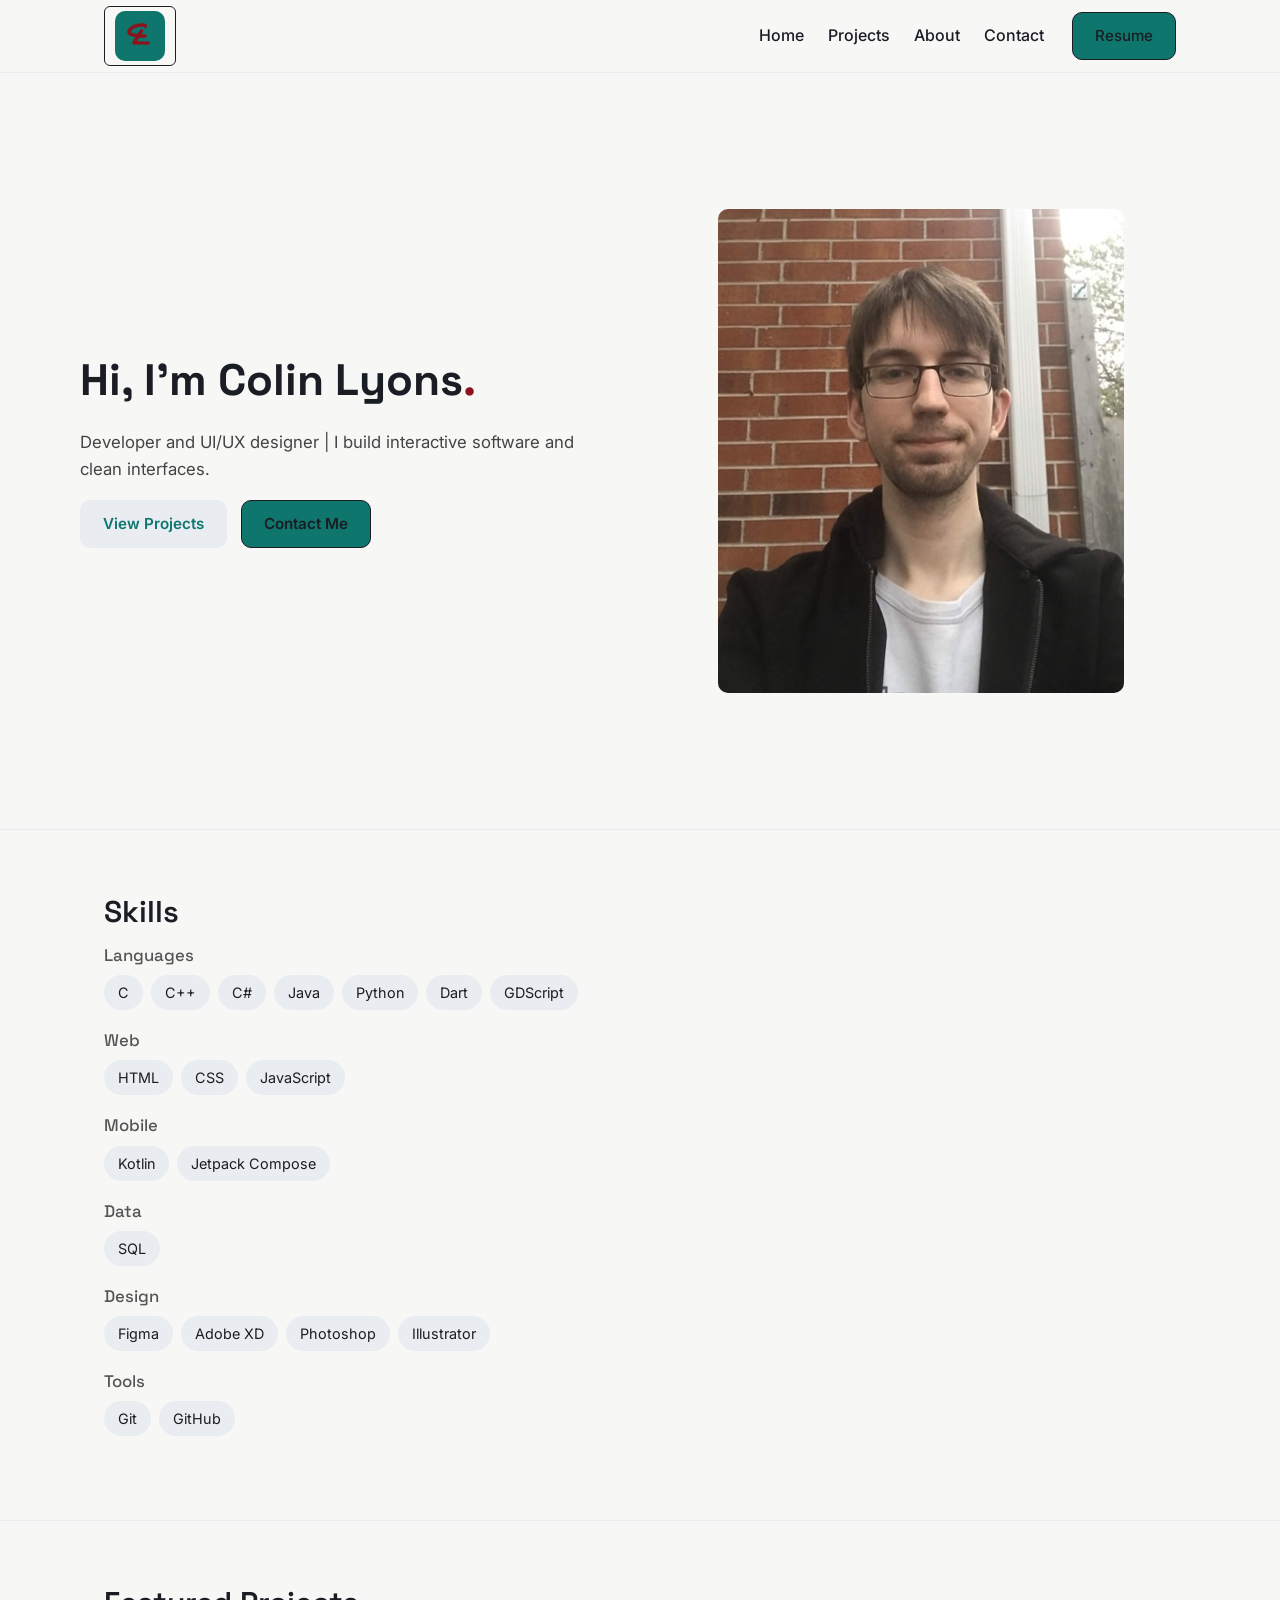
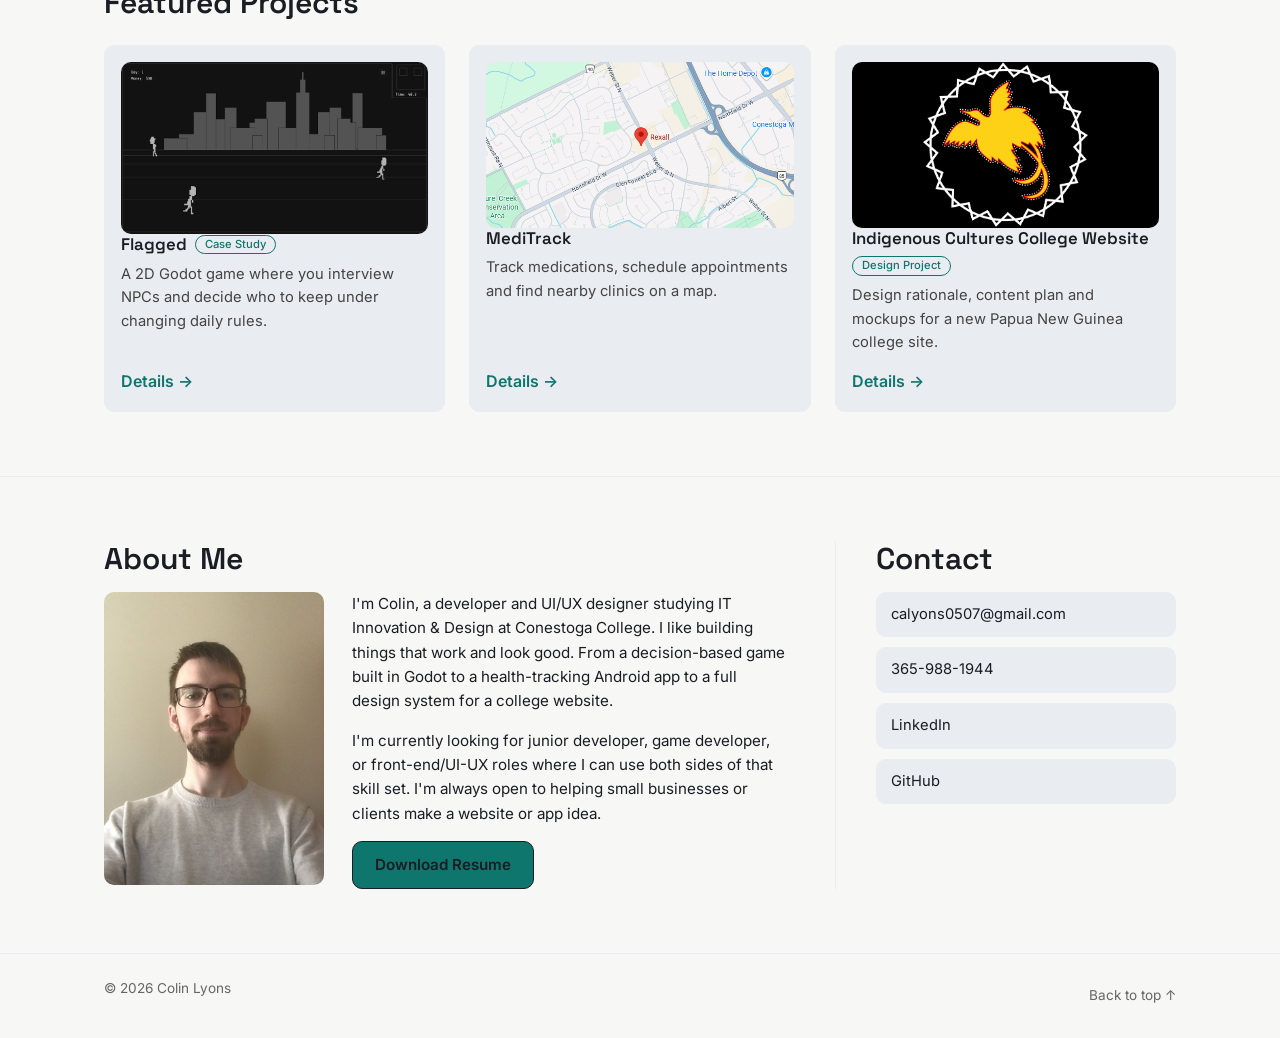
<file: index.html>
<!DOCTYPE html>
<html lang="en">
<head>
  <meta charset="UTF-8">
  <meta name="viewport" content="width=device-width, initial-scale=1.0">

  <!-- SEO -->
  <title>Colin Lyons | Developer &amp; UI/UX Designer</title>
  <meta name="description" content="Colin Lyons is a developer and UI/UX designer who builds interactive software and clean interfaces. Portfolio featuring Flagged, MediTrack and the Indigenous Cultures College Website.">
  <meta name="keywords" content="Colin Lyons, developer portfolio, UI/UX designer, front-end developer, game developer, Godot, Kotlin">
  <meta name="author" content="Colin Lyons">

  <!-- Open Graph / social preview -->
  <meta property="og:type" content="website">
  <meta property="og:title" content="Colin Lyons | Developer & UI/UX Designer">
  <meta property="og:description" content="Developer & UI/UX designer — I build interactive software and clean interfaces.">
  <meta property="og:image" content="assets/og-image.jpg">

  <link rel="icon" href="data:,">
  <link rel="preconnect" href="https://fonts.googleapis.com">
  <link rel="preconnect" href="https://fonts.gstatic.com" crossorigin>
  <link href="https://fonts.googleapis.com/css2?family=Space+Grotesk:wght@500;600;700&family=Inter:wght@400;500;600&display=swap" rel="stylesheet">

  <link rel="stylesheet" href="styles.css">
</head>
<body>

  <a class="skip-link" href="#main">Skip to content</a>

  <header class="site-header">
    <div class="wrap header-inner">
      <a href="#top" class="logo" aria-label="Colin Lyons, back to top"><img src="assets/CLLogo.png" style="width: 50px;"></a>

      <button class="nav-toggle" id="navToggle" aria-expanded="false" aria-controls="primaryNav" aria-label="Toggle navigation menu">
        <span></span><span></span><span></span>
      </button>

      <nav class="primary-nav" id="primaryNav">
        <ul>
          <li><a href="#top">Home</a></li>
          <li><a href="#projects">Projects</a></li>
          <li><a href="#about">About</a></li>
          <li><a href="#contact">Contact</a></li>
        </ul>
        <a class="btn btn-outline nav-resume" href="assets/Colin-Lyons-Resume.pdf" download>Resume</a>
      </nav>
    </div>
  </header>

  <main id="main">

    <!-- Hero -->
    <section class="hero" id="top">
      <div class="wrap hero-inner">
        <div class="hero-copy">
          <h1>Hi, I'm Colin Lyons<span style="color: #8C121B ;">.</span></h1>
          <p class="hero-sub">Developer and UI/UX designer | I build interactive software and clean interfaces.</p>
          <div class="hero-actions">
            <a href="#projects" class="btn btn-primary">View Projects</a>
            <a href="#contact" class="btn btn-outline">Contact Me</a>
          </div>
        </div>
        <div class="hero-media">
          <div>
            <img src="assets/portrait.jpg" alt="Colin Lyons">
          </div>
        </div>
      </div>
    </section>

    <!-- Skills -->
    <section class="skills" id="skills" aria-labelledby="skills-heading">
      <div class="wrap">
        <h2 id="skills-heading">Skills</h2>

        <div class="skill-group">
          <h3>Languages</h3>
          <ul class="chip-list">
            <li class="chip">C</li>
            <li class="chip">C++</li>
            <li class="chip">C#</li>
            <li class="chip">Java</li>
            <li class="chip">Python</li>
            <li class="chip">Dart</li>
            <li class="chip">GDScript</li>
          </ul>
        </div>

        <div class="skill-group">
          <h3>Web</h3>
          <ul class="chip-list">
            <li class="chip">HTML</li>
            <li class="chip">CSS</li>
            <li class="chip">JavaScript</li>
          </ul>
        </div>

        <div class="skill-group">
          <h3>Mobile</h3>
          <ul class="chip-list">
            <li class="chip">Kotlin</li>
            <li class="chip">Jetpack Compose</li>
          </ul>
        </div>

        <div class="skill-group">
          <h3>Data</h3>
          <ul class="chip-list">
            <li class="chip">SQL</li>
          </ul>
        </div>

        <div class="skill-group">
          <h3>Design</h3>
          <ul class="chip-list">
            <li class="chip">Figma</li>
            <li class="chip">Adobe XD</li>
            <li class="chip">Photoshop</li>
            <li class="chip">Illustrator</li>
          </ul>
        </div>

        <div class="skill-group">
          <h3>Tools</h3>
          <ul class="chip-list">
            <li class="chip">Git</li>
            <li class="chip">GitHub</li>
          </ul>
        </div>
      </div>
    </section>

    <!-- Featured Projects -->
    <section class="projects" id="projects" aria-labelledby="projects-heading">
      <div class="wrap">
        <h2 id="projects-heading">Featured Projects</h2>

        <div class="project-grid">

          <article class="project-card">
            <div> <img src="assets/Flagged.png"> </div>
            <h3>Flagged <span class="tag">Case Study</span></h3>
            <p>A 2D Godot game where you interview NPCs and decide who to keep under changing daily rules.</p>
            <a class="details-link" href="flagged.html">Details &rarr;</a>
          </article>

          <article class="project-card">
            <div> <img src="assets/MeditrackMap.png"> </div>
            <h3>MediTrack</h3>
            <p>Track medications, schedule appointments and find nearby clinics on a map.</p>
            <a class="details-link" href="meditrack.html">Details &rarr;</a>
          </article>

          <article class="project-card">
            <div> <img src="assets/PNGCLogo.png"> </div>
            <h3>Indigenous Cultures College Website <span class="tag">Design Project</span></h3>
            <p>Design rationale, content plan and mockups for a new Papua New Guinea college site.</p>
            <a class="details-link" href="indigenous-cultures-college.html">Details &rarr;</a>
          </article>

        </div>
      </div>
    </section>

    <!-- About + Contact -->
    <section class="about-contact" id="about" aria-labelledby="about-heading">
      <div class="wrap about-contact-inner">

        <div class="about">
          <h2 id="about-heading">About Me</h2>
          <div class="about-body">
            <div>
              <img src="assets/about-photo.jpg">
            </div>
            <div class="about-text">
              <p>I'm Colin, a developer and UI/UX designer studying IT Innovation & Design at Conestoga College. I like building things that work and look good. From a decision-based game built in Godot to a health-tracking Android app to a full design system for a college website.</p>
              <p>I'm currently looking for junior developer, game developer, or front-end/UI-UX roles where I can use both sides of that skill set. I'm always open to helping small businesses or clients make a website or app idea.</p>
              <a class="btn btn-outline" href="assets/Colin-Lyons-Resume.pdf" download>Download Resume</a>
            </div>
          </div>
        </div>

        <div class="contact" id="contact" aria-labelledby="contact-heading">
          <h2 id="contact-heading">Contact</h2>
          <ul class="contact-list">
            <li><a href="mailto:calyons0507@gmail.com">calyons0507@gmail.com</a></li>
            <li><a href="tel:+13659881944">365-988-1944</a></li>
            <li><a href="https://www.linkedin.com/in/colin-lyons-3431322a5/" target="_blank" rel="noopener">LinkedIn</a></li>
            <li><a href="https://github.com/LeftBankOne" target="_blank" rel="noopener">GitHub</a></li>
          </ul>
        </div>

      </div>
    </section>

  </main>

  <footer class="site-footer">
    <div class="wrap footer-inner">
      <p>&copy; <span id="year"></span> Colin Lyons</p>
      <a href="#top">Back to top &uarr;</a>
    </div>
  </footer>

  <script src="script.js"></script>
</body>
</html>
</file>
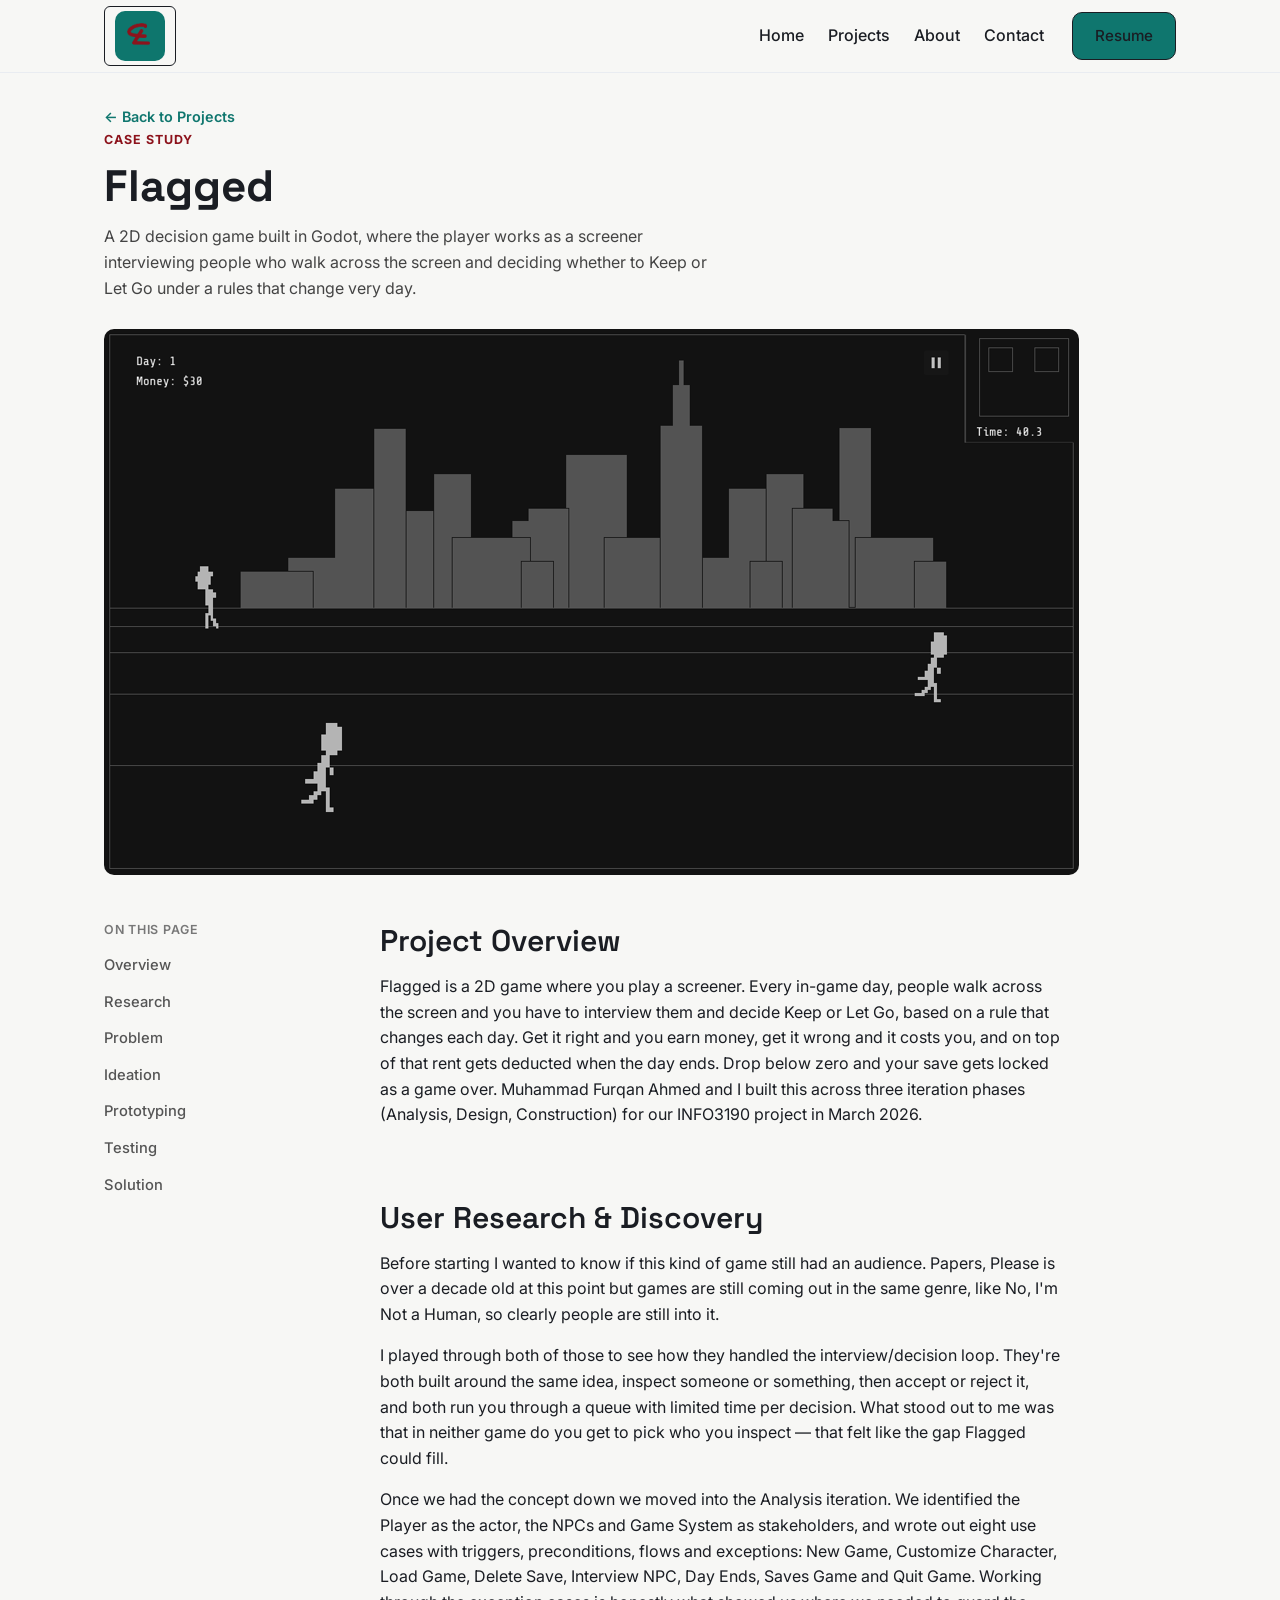
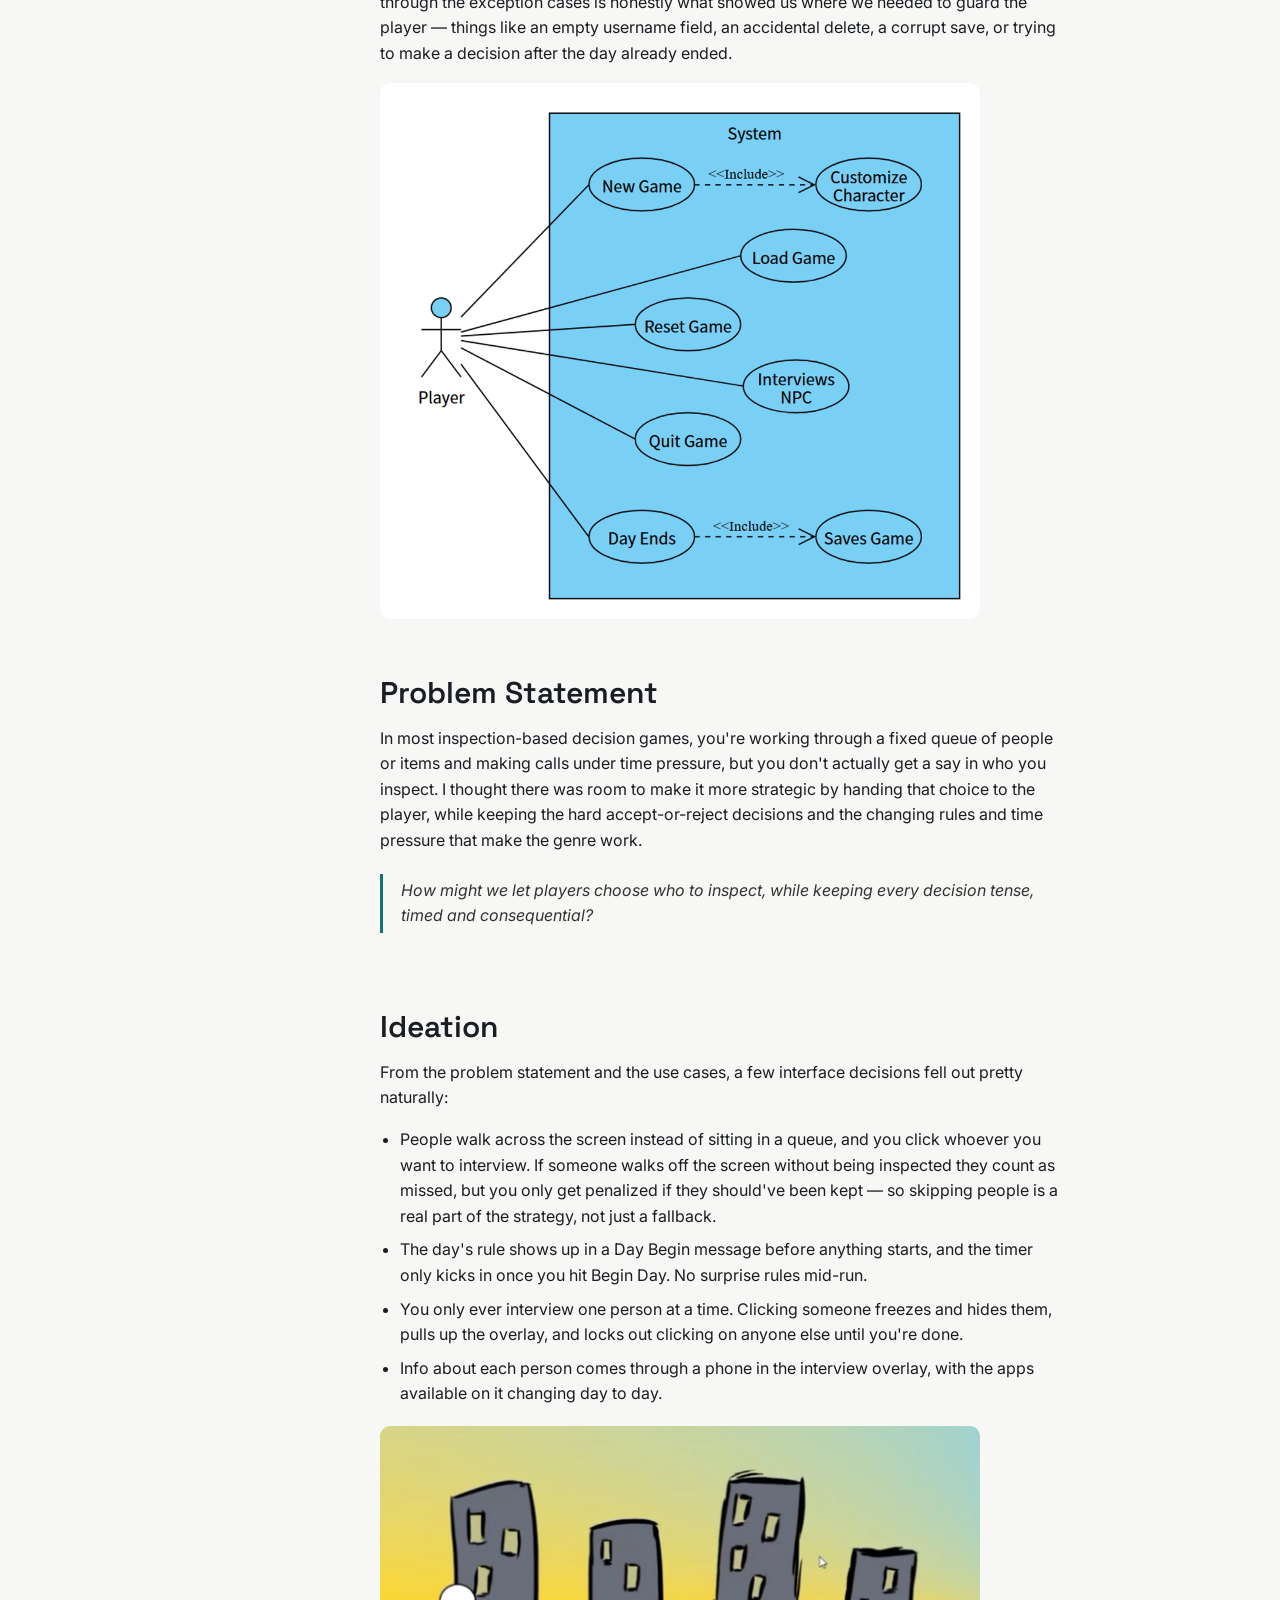
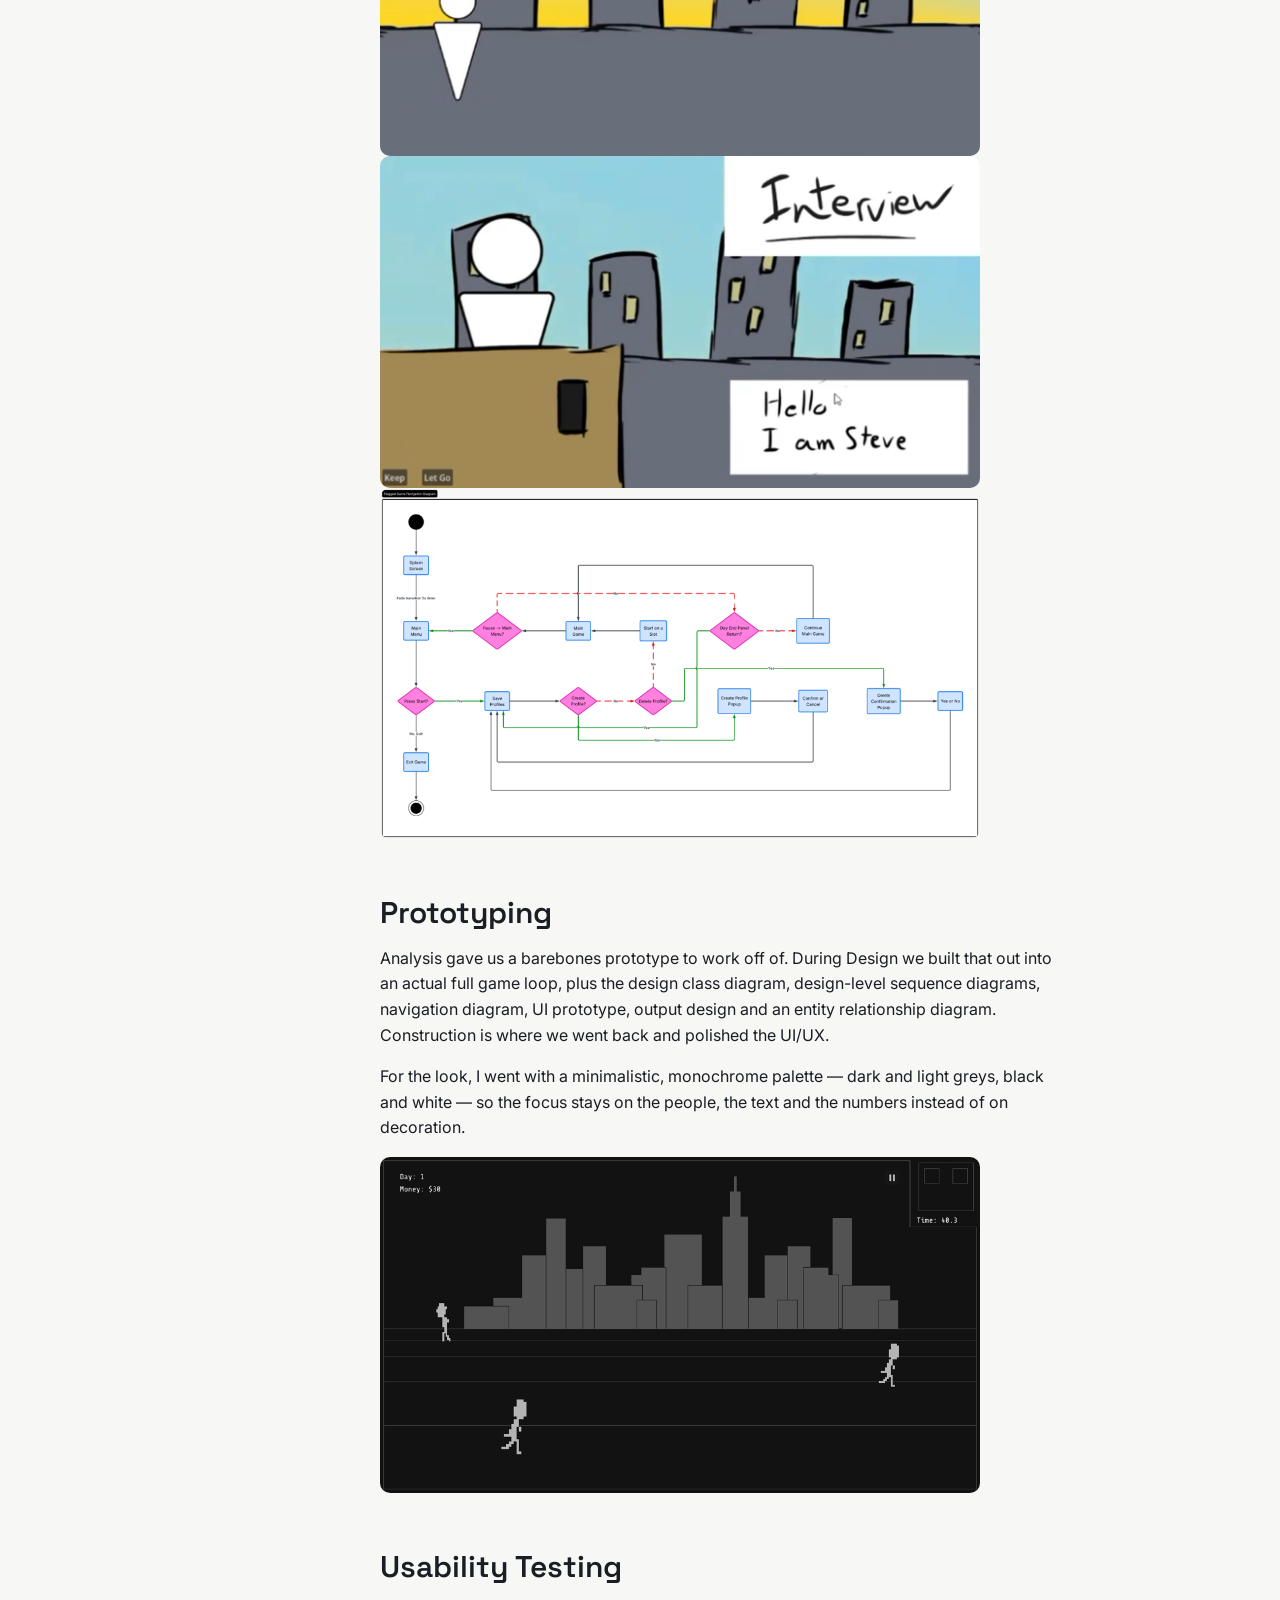
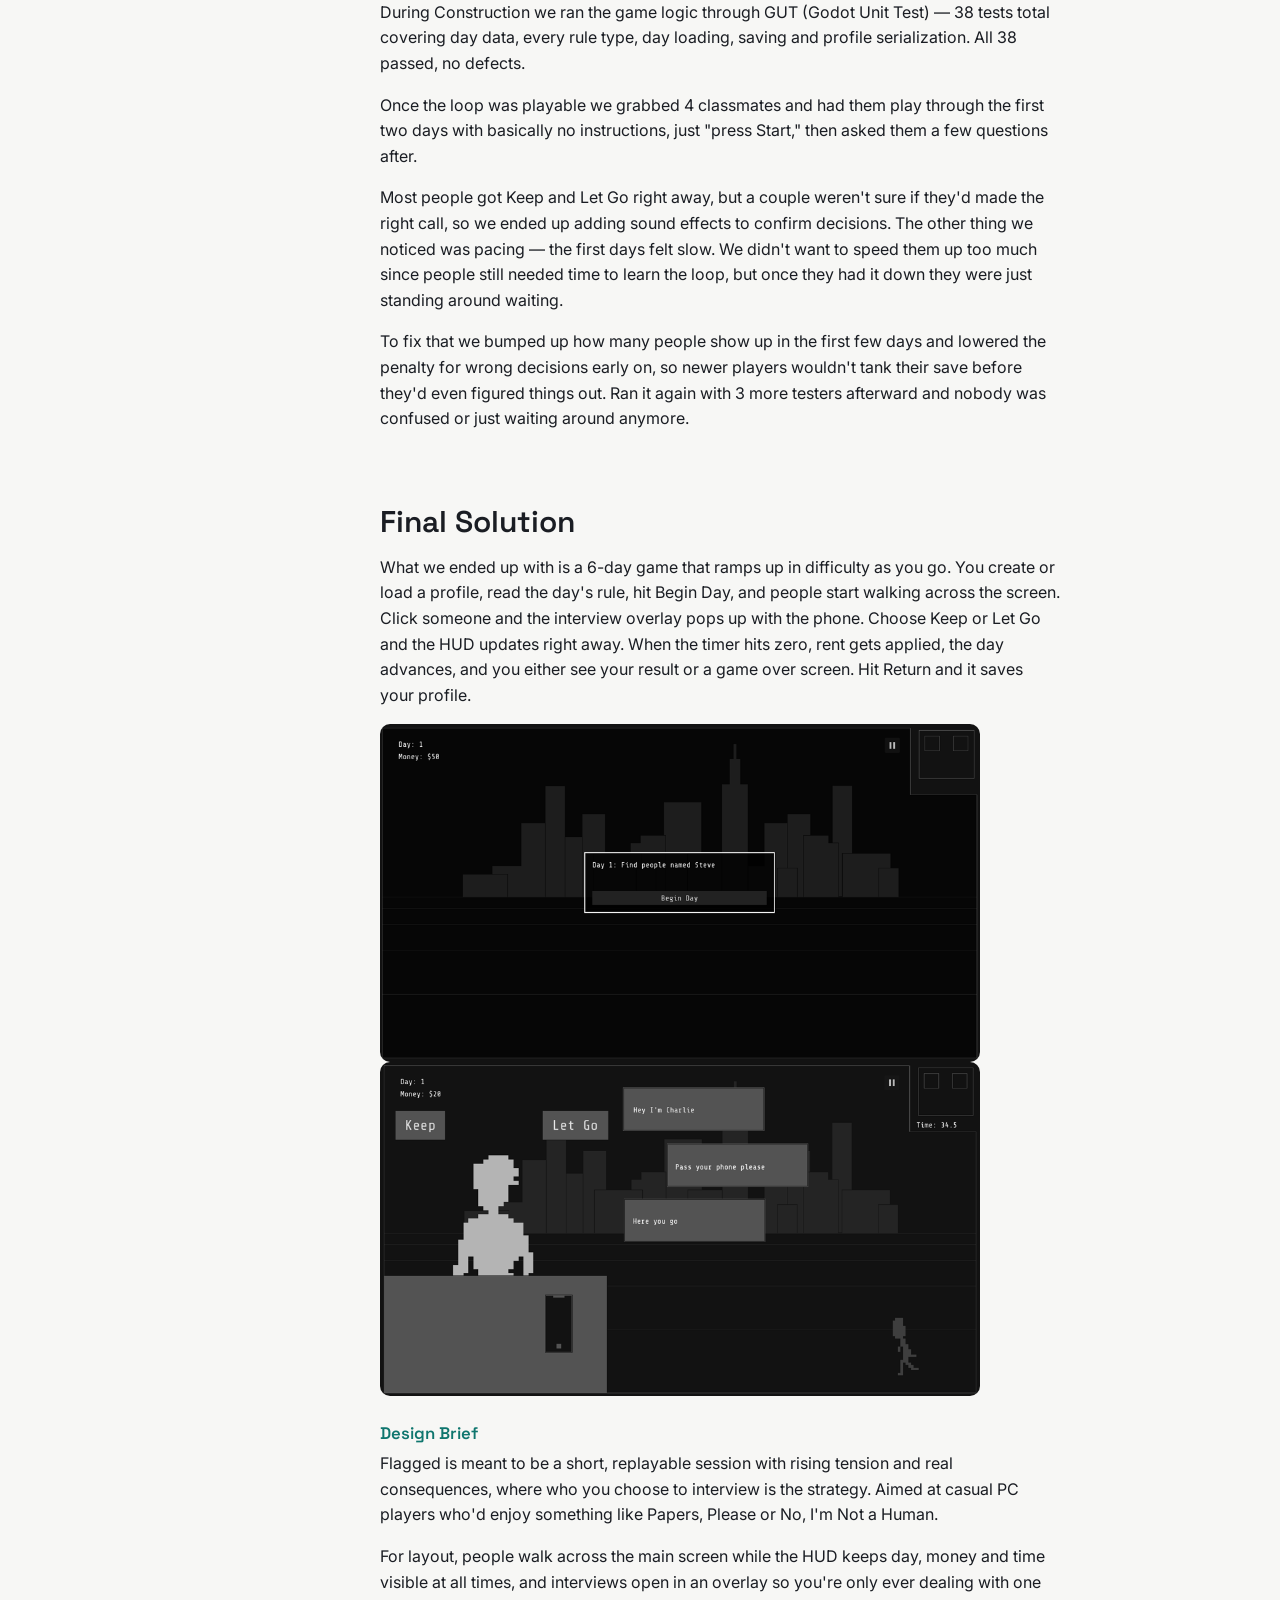
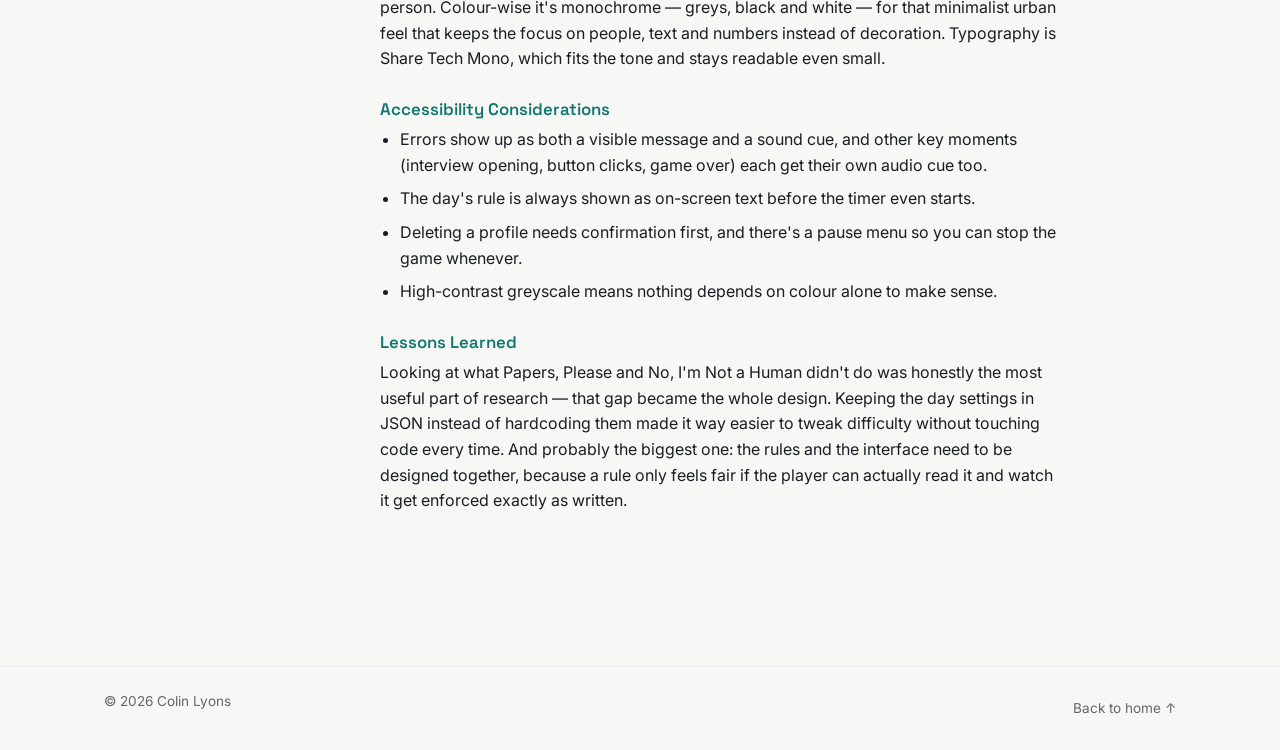
<file: flagged.html>
<!DOCTYPE html>
<html lang="en">
<head>
  <meta charset="UTF-8">
  <meta name="viewport" content="width=device-width, initial-scale=1.0">

  <!-- SEO -->
  <title>Flagged | Case Study | Colin Lyons</title>
  <meta name="description" content="UX case study for Flagged, a 2D Godot decision game where the player interviews NPCs and decides who to keep under changing daily rules.">
  <meta name="keywords" content="Colin Lyons, Flagged, Godot, game design, UX case study, GDScript">
  <meta name="author" content="Colin Lyons">

  <!-- Open Graph / social preview -->
  <meta property="og:type" content="article">
  <meta property="og:title" content="Flagged | Case Study | Colin Lyons">
  <meta property="og:description" content="A 2D Godot game where you interview NPCs and decide who to keep under changing daily rules.">

  <link rel="icon" href="data:,">
  <link rel="preconnect" href="https://fonts.googleapis.com">
  <link rel="preconnect" href="https://fonts.gstatic.com" crossorigin>
  <link href="https://fonts.googleapis.com/css2?family=Space+Grotesk:wght@500;600;700&family=Inter:wght@400;500;600&display=swap" rel="stylesheet">

  <link rel="stylesheet" href="styles.css">
</head>
<body>

  <a class="skip-link" href="#main">Skip to content</a>

  <header class="site-header">
    <div class="wrap header-inner">
      <a href="index.html#top" class="logo" aria-label="Colin Lyons, back to top"><img src="assets/CLLogo.png" style="width: 50px;"></a>

      <button class="nav-toggle" id="navToggle" aria-expanded="false" aria-controls="primaryNav" aria-label="Toggle navigation menu">
        <span></span><span></span><span></span>
      </button>

      <nav class="primary-nav" id="primaryNav">
        <ul>
          <li><a href="index.html#top">Home</a></li>
          <li><a href="index.html#projects">Projects</a></li>
          <li><a href="index.html#about">About</a></li>
          <li><a href="index.html#contact">Contact</a></li>
        </ul>
        <a class="btn btn-outline nav-resume" href="assets/Colin-Lyons-Resume.pdf" download>Resume</a>
      </nav>
    </div>
  </header>

  <main id="main">

    <!-- Case hero -->
    <section class="hero case-hero">
      <div class="wrap">
        <a class="case-back" href="index.html#projects">&larr; Back to Projects</a>
        <p class="case-eyebrow">Case Study</p>
        <h1>Flagged</h1>
        <p class="case-hero-sub">A 2D decision game built in Godot, where the player works as a screener interviewing people who walk across the screen and deciding whether to Keep or Let Go under a rules that change very day.</p>

        <div>
            <img src="assets/HFSC1.png">
        </div>
      </div>
    </section>

    <!-- Case body: TOC + content -->
    <div class="wrap case-body">

      <aside class="case-toc" aria-label="On this page">
        <h2>On this page</h2>
        <ul>
          <li><a href="#overview">Overview</a></li>
          <li><a href="#research">Research</a></li>
          <li><a href="#problem">Problem</a></li>
          <li><a href="#ideation">Ideation</a></li>
          <li><a href="#prototyping">Prototyping</a></li>
          <li><a href="#testing">Testing</a></li>
          <li><a href="#solution">Solution</a></li>
        </ul>
      </aside>

      <div class="case-content">

        <section id="overview">
          <h2>Project Overview</h2>
          <p>Flagged is a 2D game where you play a screener. Every in-game day, people walk across the screen and you have to interview them and decide Keep or Let Go, based on a rule that changes each day. Get it right and you earn money, get it wrong and it costs you, and on top of that rent gets deducted when the day ends. Drop below zero and your save gets locked as a game over. Muhammad Furqan Ahmed and I built this across three iteration phases (Analysis, Design, Construction) for our INFO3190 project in March 2026.</p>
        </section>

        <section id="research">
          <h2>User Research & Discovery</h2>
          <p>Before starting I wanted to know if this kind of game still had an audience. Papers, Please is over a decade old at this point but games are still coming out in the same genre, like No, I'm Not a Human, so clearly people are still into it.</p>
          <p>I played through both of those to see how they handled the interview/decision loop. They're both built around the same idea, inspect someone or something, then accept or reject it, and both run you through a queue with limited time per decision. What stood out to me was that in neither game do you get to pick who you inspect &mdash; that felt like the gap Flagged could fill.</p>
          <p>Once we had the concept down we moved into the Analysis iteration. We identified the Player as the actor, the NPCs and Game System as stakeholders, and wrote out eight use cases with triggers, preconditions, flows and exceptions: New Game, Customize Character, Load Game, Delete Save, Interview NPC, Day Ends, Saves Game and Quit Game. Working through the exception cases is honestly what showed us where we needed to guard the player &mdash; things like an empty username field, an accidental delete, a corrupt save, or trying to make a decision after the day already ended.</p>
          <div><img src="assets/UseCaseDiagram.png" style="width: 600px;"></div>
        </section>

        <section id="problem">
          <h2>Problem Statement</h2>
          <p>In most inspection-based decision games, you're working through a fixed queue of people or items and making calls under time pressure, but you don't actually get a say in who you inspect. I thought there was room to make it more strategic by handing that choice to the player, while keeping the hard accept-or-reject decisions and the changing rules and time pressure that make the genre work.</p>
          <p class="case-quote">How might we let players choose who to inspect, while keeping every decision tense, timed and consequential?</p>
        </section>

        <section id="ideation">
          <h2>Ideation</h2>
          <p>From the problem statement and the use cases, a few interface decisions fell out pretty naturally:</p>
          <ul class="bullet-list">
            <li>People walk across the screen instead of sitting in a queue, and you click whoever you want to interview. If someone walks off the screen without being inspected they count as missed, but you only get penalized if they should've been kept &mdash; so skipping people is a real part of the strategy, not just a fallback.</li>
            <li>The day's rule shows up in a Day Begin message before anything starts, and the timer only kicks in once you hit Begin Day. No surprise rules mid-run.</li>
            <li>You only ever interview one person at a time. Clicking someone freezes and hides them, pulls up the overlay, and locks out clicking on anyone else until you're done.</li>
            <li>Info about each person comes through a phone in the interview overlay, with the apps available on it changing day to day.</li>
          </ul>
          <div><img src="assets/EarlySC1.png" style="width: 600px;"><img src="assets/EarlySC2.png" style="width: 600px;"><img src="assets/NavigationDiagram.png" style="width: 600px;"></div>
        </section>

        <section id="prototyping">
          <h2>Prototyping</h2>
          <p>Analysis gave us a barebones prototype to work off of. During Design we built that out into an actual full game loop, plus the design class diagram, design-level sequence diagrams, navigation diagram, UI prototype, output design and an entity relationship diagram. Construction is where we went back and polished the UI/UX.</p>
          <p>For the look, I went with a minimalistic, monochrome palette &mdash; dark and light greys, black and white &mdash; so the focus stays on the people, the text and the numbers instead of on decoration.</p>
          <div><img src="assets/HFSC1.png" style="width: 600px;"></div>
        </section>

        <section id="testing">
          <h2>Usability Testing</h2>
          <p>During Construction we ran the game logic through GUT (Godot Unit Test) &mdash; 38 tests total covering day data, every rule type, day loading, saving and profile serialization. All 38 passed, no defects.</p>
          <p>Once the loop was playable we grabbed 4 classmates and had them play through the first two days with basically no instructions, just "press Start," then asked them a few questions after.</p>
          <p>Most people got Keep and Let Go right away, but a couple weren't sure if they'd made the right call, so we ended up adding sound effects to confirm decisions. The other thing we noticed was pacing &mdash; the first days felt slow. We didn't want to speed them up too much since people still needed time to learn the loop, but once they had it down they were just standing around waiting.</p>
          <p>To fix that we bumped up how many people show up in the first few days and lowered the penalty for wrong decisions early on, so newer players wouldn't tank their save before they'd even figured things out. Ran it again with 3 more testers afterward and nobody was confused or just waiting around anymore.</p>
        </section>

        <section id="solution">
          <h2>Final Solution</h2>
          <p>What we ended up with is a 6-day game that ramps up in difficulty as you go. You create or load a profile, read the day's rule, hit Begin Day, and people start walking across the screen. Click someone and the interview overlay pops up with the phone. Choose Keep or Let Go and the HUD updates right away. When the timer hits zero, rent gets applied, the day advances, and you either see your result or a game over screen. Hit Return and it saves your profile.</p>
          <div><img src="assets/HFSC4.png" style="width: 600px;"><img src="assets/HFSC5.png" style="width: 600px;"></div>

          <h3>Design Brief</h3>
          <p>Flagged is meant to be a short, replayable session with rising tension and real consequences, where who you choose to interview is the strategy. Aimed at casual PC players who'd enjoy something like Papers, Please or No, I'm Not a Human.</p>
          <p>For layout, people walk across the main screen while the HUD keeps day, money and time visible at all times, and interviews open in an overlay so you're only ever dealing with one person. Colour-wise it's monochrome &mdash; greys, black and white &mdash; for that minimalist urban feel that keeps the focus on people, text and numbers instead of decoration. Typography is Share Tech Mono, which fits the tone and stays readable even small.</p>

          <h3>Accessibility Considerations</h3>
          <ul class="bullet-list">
            <li>Errors show up as both a visible message and a sound cue, and other key moments (interview opening, button clicks, game over) each get their own audio cue too.</li>
            <li>The day's rule is always shown as on-screen text before the timer even starts.</li>
            <li>Deleting a profile needs confirmation first, and there's a pause menu so you can stop the game whenever.</li>
            <li>High-contrast greyscale means nothing depends on colour alone to make sense.</li>
          </ul>

          <h3>Lessons Learned</h3>
          <p>Looking at what Papers, Please and No, I'm Not a Human didn't do was honestly the most useful part of research &mdash; that gap became the whole design. Keeping the day settings in JSON instead of hardcoding them made it way easier to tweak difficulty without touching code every time. And probably the biggest one: the rules and the interface need to be designed together, because a rule only feels fair if the player can actually read it and watch it get enforced exactly as written.</p>
        </section>

      </div>
    </div>

  </main>

  <footer class="site-footer">
    <div class="wrap footer-inner">
      <p>&copy; <span id="year"></span> Colin Lyons</p>
      <a href="index.html#top">Back to home &uarr;</a>
    </div>
  </footer>

  <script src="script.js"></script>
  <script>
    // Highlight the active TOC link based on scroll position
    const sections = document.querySelectorAll('.case-content section[id]');
    const tocLinks = document.querySelectorAll('.case-toc a');
    if (sections.length && tocLinks.length) {
      const observer = new IntersectionObserver((entries) => {
        entries.forEach((entry) => {
          if (entry.isIntersecting) {
            tocLinks.forEach((link) => link.classList.remove('is-active'));
            const active = document.querySelector('.case-toc a[href="#' + entry.target.id + '"]');
            if (active) active.classList.add('is-active');
          }
        });
      }, { rootMargin: '-40% 0px -50% 0px' });
      sections.forEach((section) => observer.observe(section));
    }
  </script>
</body>
</html>
</file>
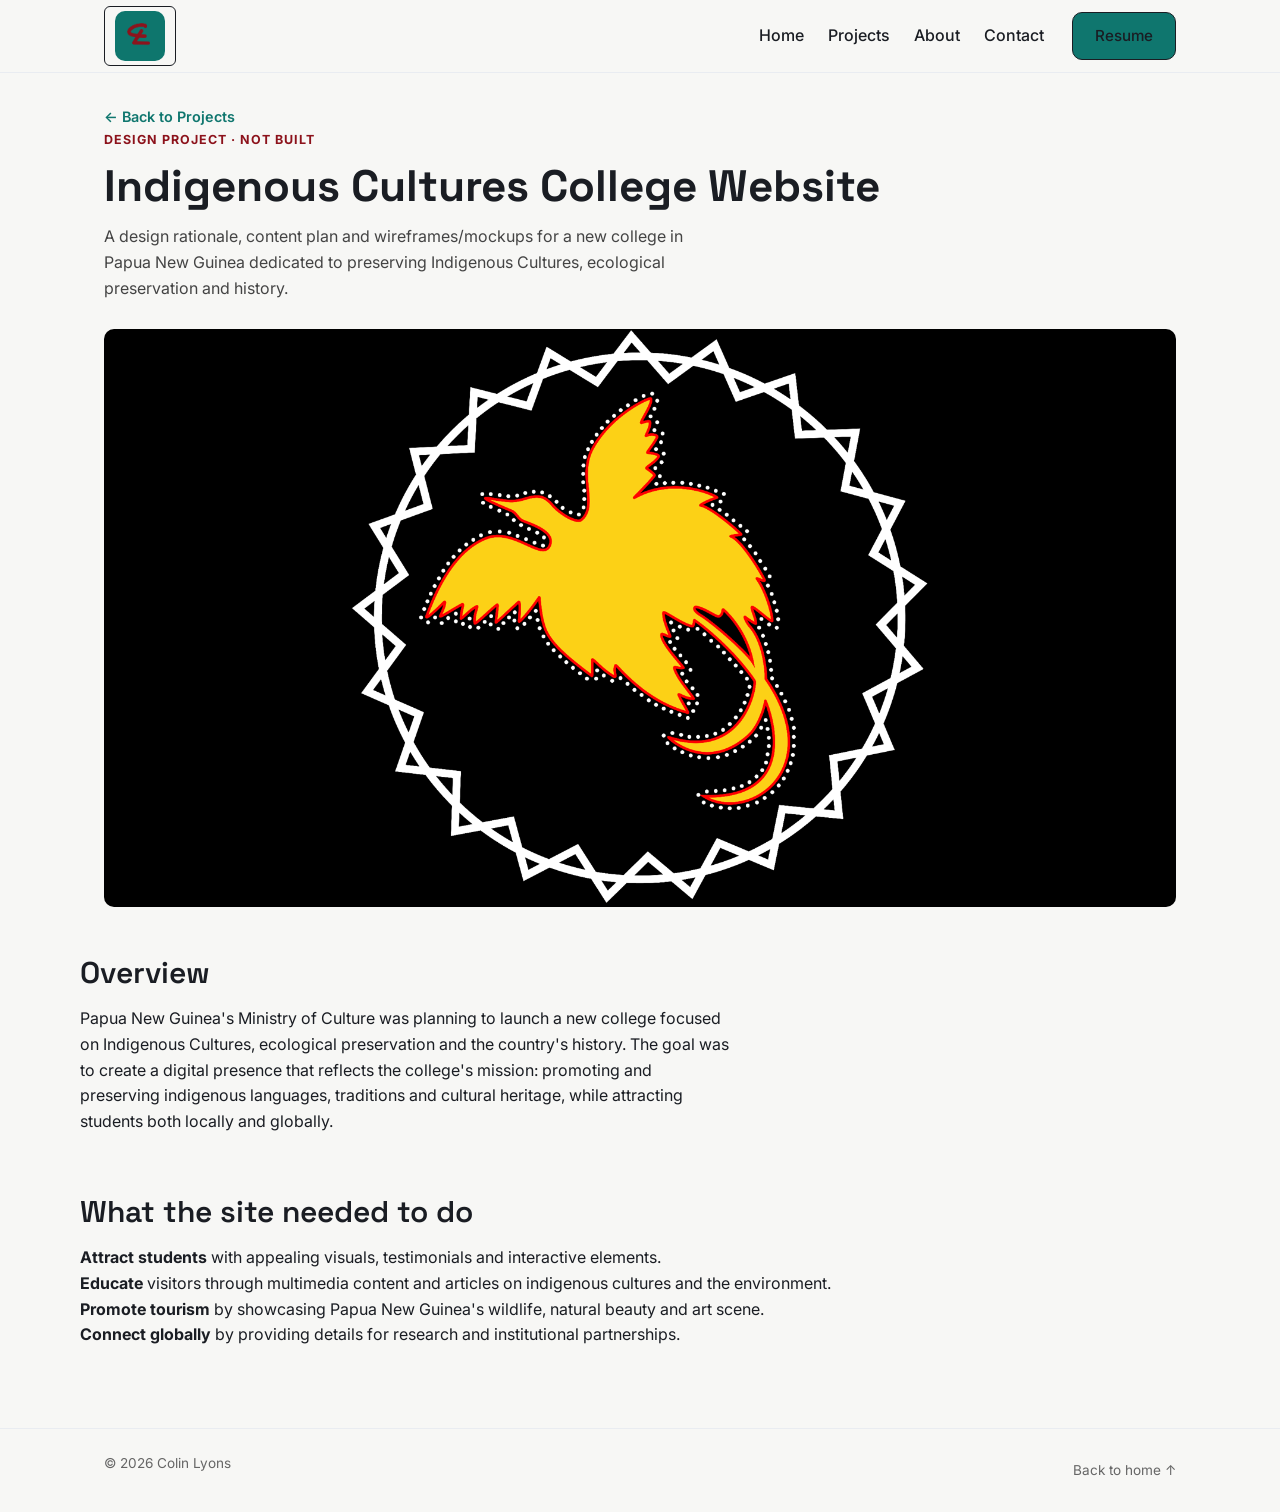
<file: indigenous-cultures-college.html>
<!DOCTYPE html>
<html lang="en">
<head>
  <meta charset="UTF-8">
  <meta name="viewport" content="width=device-width, initial-scale=1.0">

  <!-- SEO -->
  <title>Indigenous Cultures College Website | Colin Lyons</title>
  <meta name="description" content="Design rationale, content plan and mockups for a new Papua New Guinea college website focused on Indigenous Cultures, ecological preservation and history.">
  <meta name="keywords" content="Colin Lyons, Papua New Guinea, college website design, UI design, design rationale">
  <meta name="author" content="Colin Lyons">

  <!-- Open Graph / social preview -->
  <meta property="og:type" content="article">
  <meta property="og:title" content="Indigenous Cultures College Website | Colin Lyons">
  <meta property="og:description" content="Design rationale, content plan and mockups for a new Papua New Guinea college site.">
  <meta property="og:image" content="assets/og-image.jpg">

  <link rel="icon" href="data:,">
  <link rel="preconnect" href="https://fonts.googleapis.com">
  <link rel="preconnect" href="https://fonts.gstatic.com" crossorigin>
  <link href="https://fonts.googleapis.com/css2?family=Space+Grotesk:wght@500;600;700&family=Inter:wght@400;500;600&display=swap" rel="stylesheet">

  <link rel="stylesheet" href="styles.css">
</head>
<body>

  <a class="skip-link" href="#main">Skip to content</a>

  <header class="site-header">
    <div class="wrap header-inner">
      <a href="index.html#top" class="logo" aria-label="Colin Lyons, back to top"><img src="assets/CLLogo.png" style="width: 50px;"></a>

      <button class="nav-toggle" id="navToggle" aria-expanded="false" aria-controls="primaryNav" aria-label="Toggle navigation menu">
        <span></span><span></span><span></span>
      </button>

      <nav class="primary-nav" id="primaryNav">
        <ul>
          <li><a href="index.html#top">Home</a></li>
          <li><a href="index.html#projects">Projects</a></li>
          <li><a href="index.html#about">About</a></li>
          <li><a href="index.html#contact">Contact</a></li>
        </ul>
        <a class="btn btn-outline nav-resume" href="assets/Colin-Lyons-Resume.pdf" download>Resume</a>
      </nav>
    </div>
  </header>

  <main id="main">

    <!-- Hero -->
    <section class="hero case-hero">
      <div class="wrap">
        <a class="case-back" href="index.html#projects">&larr; Back to Projects</a>
        <p class="case-eyebrow">Design Project &middot; Not Built</p>
        <h1>Indigenous Cultures College Website</h1>
        <p class="case-hero-sub">A design rationale, content plan and wireframes/mockups for a new college in Papua New Guinea dedicated to preserving Indigenous Cultures, ecological preservation and history.</p>

        <div>
          <img src="assets/PNGCLogo.png">
        </div>
      </div>
    </section>

    <div class="wrap simple-section">

      <h2>Overview</h2>
      <p>Papua New Guinea's Ministry of Culture was planning to launch a new college focused on Indigenous Cultures, ecological preservation and the country's history. The goal was to create a digital presence that reflects the college's mission: promoting and preserving indigenous languages, traditions and cultural heritage, while attracting students both locally and globally.</p>

      <h2>What the site needed to do</h2>
      <ul class="bullet-list">
        <li><strong>Attract students</strong> with appealing visuals, testimonials and interactive elements.</li>
        <li><strong>Educate</strong> visitors through multimedia content and articles on indigenous cultures and the environment.</li>
        <li><strong>Promote tourism</strong> by showcasing Papua New Guinea's wildlife, natural beauty and art scene.</li>
        <li><strong>Connect globally</strong> by providing details for research and institutional partnerships.</li>
      </ul>

  </main>

  <footer class="site-footer">
    <div class="wrap footer-inner">
      <p>&copy; <span id="year"></span> Colin Lyons</p>
      <a href="index.html#top">Back to home &uarr;</a>
    </div>
  </footer>

  <script src="script.js"></script>
</body>
</html>
</file>
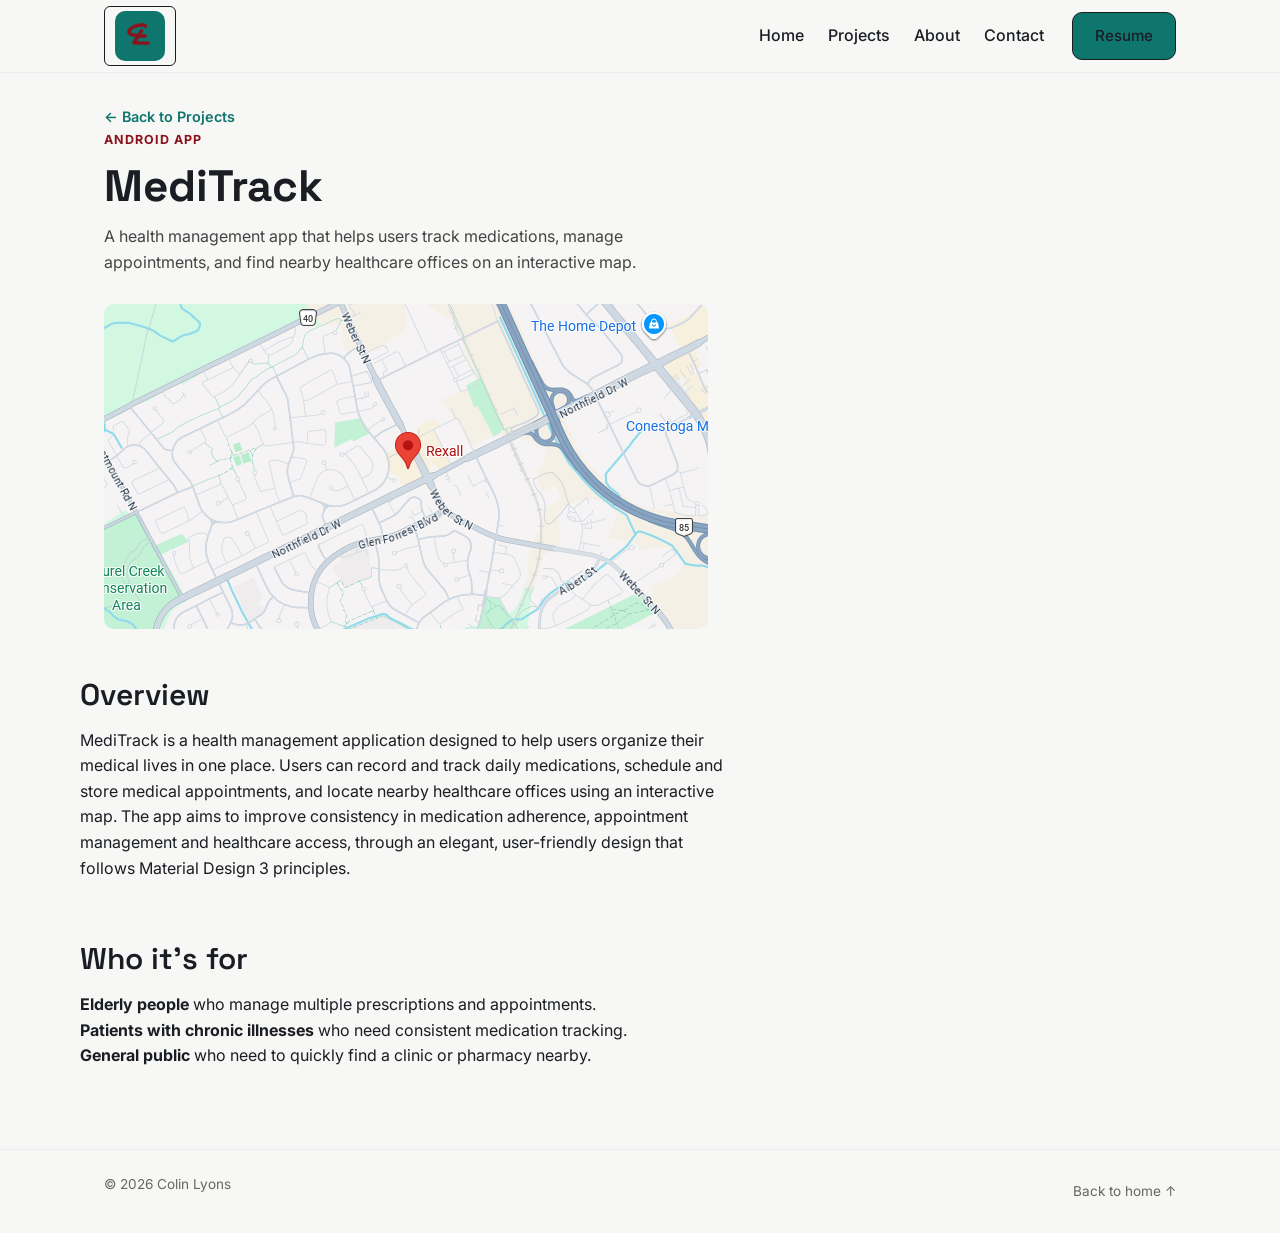
<file: meditrack.html>
<!DOCTYPE html>
<html lang="en">
<head>
  <meta charset="UTF-8">
  <meta name="viewport" content="width=device-width, initial-scale=1.0">

  <!-- SEO -->
  <title>MediTrack | Colin Lyons</title>
  <meta name="description" content="MediTrack is an Android health management app for tracking medications, appointments and nearby healthcare offices, built with Kotlin and Jetpack Compose.">
  <meta name="keywords" content="Colin Lyons, MediTrack, Android app, Kotlin, Jetpack Compose, health app">
  <meta name="author" content="Colin Lyons">

  <!-- Open Graph / social preview -->
  <meta property="og:type" content="article">
  <meta property="og:title" content="MediTrack | Colin Lyons">
  <meta property="og:description" content="Track medications, schedule appointments and find nearby clinics on a map.">



  <link rel="icon" href="data:,">
  <link rel="preconnect" href="https://fonts.googleapis.com">
  <link rel="preconnect" href="https://fonts.gstatic.com" crossorigin>
  <link href="https://fonts.googleapis.com/css2?family=Space+Grotesk:wght@500;600;700&family=Inter:wght@400;500;600&display=swap" rel="stylesheet">

  <link rel="stylesheet" href="styles.css">
</head>
<body>

  <a class="skip-link" href="#main">Skip to content</a>

  <header class="site-header">
    <div class="wrap header-inner">
      <a href="index.html#top" class="logo" aria-label="Colin Lyons, back to top"><img src="assets/CLLogo.png" style="width: 50px;"></a>

      <button class="nav-toggle" id="navToggle" aria-expanded="false" aria-controls="primaryNav" aria-label="Toggle navigation menu">
        <span></span><span></span><span></span>
      </button>

      <nav class="primary-nav" id="primaryNav">
        <ul>
          <li><a href="index.html#top">Home</a></li>
          <li><a href="index.html#projects">Projects</a></li>
          <li><a href="index.html#about">About</a></li>
          <li><a href="index.html#contact">Contact</a></li>
        </ul>
        <a class="btn btn-outline nav-resume" href="assets/Colin-Lyons-Resume.pdf" download>Resume</a>
      </nav>
    </div>
  </header>

  <main id="main">

    <!-- Hero -->
    <section class="hero case-hero">
      <div class="wrap">
        <a class="case-back" href="index.html#projects">&larr; Back to Projects</a>
        <p class="case-eyebrow">Android App</p>
        <h1>MediTrack</h1>
        <p class="case-hero-sub">A health management app that helps users track medications, manage appointments, and find nearby healthcare offices on an interactive map.</p>

        <div>
          <img src="assets/MeditrackMap.png">
        </div>
        </div>
      </div>
    </section>

    <div class="wrap simple-section">

      <h2>Overview</h2>
      <p>MediTrack is a health management application designed to help users organize their medical lives in one place. Users can record and track daily medications, schedule and store medical appointments, and locate nearby healthcare offices using an interactive map. The app aims to improve consistency in medication adherence, appointment management and healthcare access, through an elegant, user-friendly design that follows Material Design 3 principles.</p>

      <h2>Who it's for</h2>
      <ul class="bullet-list">
        <li><strong>Elderly people</strong> who manage multiple prescriptions and appointments.</li>
        <li><strong>Patients with chronic illnesses</strong> who need consistent medication tracking.</li>
        <li><strong>General public</strong> who need to quickly find a clinic or pharmacy nearby.</li>
      </ul>

  </main>

  <footer class="site-footer">
    <div class="wrap footer-inner">
      <p>&copy; <span id="year"></span> Colin Lyons</p>
      <a href="index.html#top">Back to home &uarr;</a>
    </div>
  </footer>

  <script src="script.js"></script>
</body>
</html>
</file>
<file: styles.css>
/* =========================================
   Design tokens (from Project Plan / Colour Scheme)
   ========================================= */
:root {
  --bg: #F7F7F5;
  --surface: #E9ECF1;
  --text: #1A1D23;
  --primary: #0F766E;
  --primary-dark: #0B5B54;
  --accent: #8C121B;

  --font-heading: 'Space Grotesk', system-ui, sans-serif;
  --font-body: 'Inter', system-ui, sans-serif;

  --max-width: 1120px;
  --radius: 10px;
  --transition: 150ms ease;
}

/* =========================================
   Reset / base
   ========================================= */
*, *::before, *::after { box-sizing: border-box; }

html { scroll-behavior: smooth; }

body {
  margin: 0;
  background: var(--bg);
  color: var(--text);
  font-family: var(--font-body);
  font-size: 16px;
  line-height: 1.6;
  -webkit-font-smoothing: antialiased;
}

img { max-width: 100%; display: block; border-radius: 10px; }

h1, h2, h3 {
  font-family: var(--font-heading);
  font-weight: 600;
  line-height: 1.2;
  margin: 0 0 0.5em;
}

h1 { font-size: clamp(2rem, 4vw, 2.75rem); font-weight: 700; }
h2 { font-size: clamp(1.5rem, 3vw, 1.875rem); }
h3 { font-size: 1.05rem; }

p { margin: 0 0 1em; max-width: 65ch; }

a { color: var(--primary); text-decoration: none; }
a:hover { text-decoration: underline; }

ul { list-style: none; margin: 0; padding: 0; }

.wrap {
  max-width: var(--max-width);
  margin: 0 auto;
  padding: 0 24px;
}

section { padding: 64px 0; border-top: 1px solid var(--surface); }
.hero { border-top: none; }

/* Visible keyboard focus */
a:focus-visible,
button:focus-visible {
  outline: 2px solid var(--primary);
  outline-offset: 2px;
}

.skip-link {
  position: absolute;
  left: -999px;
  top: 0;
  background: var(--primary);
  color: #fff;
  padding: 10px 16px;
  z-index: 100;
}
.skip-link:focus { left: 12px; top: 12px; }

@media (prefers-reduced-motion: reduce) {
  html { scroll-behavior: auto; }
  * { transition: none !important; }
}

/* =========================================
   Buttons
   ========================================= */
.btn {
  display: inline-block;
  font-family: var(--font-body);
  font-weight: 600;
  font-size: 0.95rem;
  padding: 11px 22px;
  border-radius: var(--radius);
  border: 1.5px solid transparent;
  transition: background var(--transition), color var(--transition), border-color var(--transition);
}
.btn:hover { text-decoration: none; }

.btn-primary {
  background: #E9ECF1;
}
.btn-primary:hover { background: var(--primary-dark); }

.btn-outline {
  background: #0F766E;
  border-color: var(--text);
  color: var(--text);
}
.btn-outline:hover { border-color: var(--primary); color: var(--primary); }

/* =========================================
   Header / Nav
   ========================================= */
.site-header {
  position: sticky;
  top: 0;
  z-index: 50;
  background: var(--bg);
  border-bottom: 1px solid var(--surface);
}

.header-inner {
  display: flex;
  align-items: center;
  justify-content: space-between;
  height: 72px;
}

.logo {
  font-family: var(--font-heading);
  font-weight: 700;
  font-size: 1.1rem;
  border: 1.5px solid var(--text);
  border-radius: 6px;
  padding: 4px 10px;
  color: var(--text);
}
.logo:hover { text-decoration: none; border-color: var(--primary); color: var(--primary); }

.primary-nav {
  display: flex;
  align-items: center;
  gap: 28px;
}

.primary-nav ul {
  display: flex;
  gap: 24px;
}

.primary-nav a { color: var(--text); font-weight: 500; }
.primary-nav a:hover { color: var(--primary); text-decoration: none; }

.nav-toggle {
  display: none;
  background: none;
  border: none;
  cursor: pointer;
  width: 40px;
  height: 40px;
  padding: 8px;
}
.nav-toggle span {
  display: block;
  width: 100%;
  height: 2px;
  background: var(--text);
  margin: 5px 0;
  transition: transform var(--transition), opacity var(--transition);
}

/* =========================================
   Hero
   ========================================= */
.hero-inner {
  display: grid;
  grid-template-columns: 1.1fr 0.9fr;
  gap: 48px;
  align-items: center;
  padding: 72px 0;
}

.hero-sub {
  color: #444;
  font-size: 1.05rem;
  max-width: 46ch;
}

.hero-actions {
  display: flex;
  gap: 14px;
  margin-top: 8px;
  flex-wrap: wrap;
}

/* =========================================
   Skills
   ========================================= */
.skill-group { margin-bottom: 20px; }
.skill-group h3 { color: #555; font-weight: 500; margin-bottom: 10px; }

.chip-list {
  display: flex;
  flex-wrap: wrap;
  gap: 8px;
}

.chip {
  background: var(--surface);
  border-radius: 999px;
  padding: 6px 14px;
  font-size: 0.9rem;
}

/* =========================================
   Projects
   ========================================= */
.project-grid {
  display: grid;
  grid-template-columns: repeat(auto-fit, minmax(260px, 1fr));
  gap: 24px;
  margin-top: 24px;
}

.project-card {
  background: #E9ECF1;
  border: 1px solid var(--surface);
  border-radius: var(--radius);
  padding: 16px;
  display: flex;
  flex-direction: column;
}

.project-card h3 {
  display: flex;
  align-items: center;
  gap: 8px;
  flex-wrap: wrap;
}

.tag {
  font-family: var(--font-body);
  font-weight: 500;
  font-size: 0.7rem;
  color: var(--primary);
  border: 1px solid var(--primary);
  border-radius: 999px;
  padding: 2px 9px;
}

.project-card p { font-size: 0.92rem; color: #444; flex-grow: 1; }

.details-link { font-weight: 600; }

/* =========================================
   About + Contact
   ========================================= */
.about-contact-inner {
  display: grid;
  grid-template-columns: 2fr 1fr;
  gap: 48px;
}

.about-body {
  display: grid;
  grid-template-columns: 220px 1fr;
  gap: 28px;
  align-items: start;
}

.about-text p { font-size: 0.95rem; }

.contact { border-left: 1px solid var(--surface); padding-left: 40px; }

.contact-list { display: flex; flex-direction: column; gap: 10px; }

.contact-list a {
  display: block;
  background: #E9ECF1;
  border: 1px solid var(--surface);
  border-radius: var(--radius);
  padding: 10px 14px;
  color: var(--text);
  font-size: 0.92rem;
}
.contact-list a:hover {
  border-color: var(--accent);
  color: var(--accent);
  text-decoration: none;
}

/* =========================================
   Footer
   ========================================= */
.site-footer { border-top: 1px solid var(--surface); }
.footer-inner {
  padding: 24px;
  display: flex;
  justify-content: space-between;
  align-items: center;
  font-size: 0.85rem;
  color: #666;
}
.footer-inner a { color: #666; }

/* =========================================
   Responsive
   ========================================= */
@media (max-width: 860px) {
  .hero-inner { grid-template-columns: 1fr; padding: 40px 0; }
  .hero-media { order: -1; max-width: 260px; }

  .about-contact-inner { grid-template-columns: 1fr; }
  .contact { border-left: none; padding-left: 0; border-top: 1px solid var(--surface); padding-top: 32px; }

  .about-body { grid-template-columns: 140px 1fr; }
}

@media (max-width: 640px) {
  .nav-toggle { display: block; }

  .primary-nav {
    position: absolute;
    top: 72px;
    left: 0;
    right: 0;
    background: var(--bg);
    border-bottom: 1px solid var(--surface);
    flex-direction: column;
    align-items: flex-start;
    padding: 20px 24px 28px;
    gap: 18px;
    display: none;
  }
  .primary-nav.is-open { display: flex; }
  .primary-nav ul { flex-direction: column; gap: 16px; }
  .nav-resume { align-self: flex-start; }

  .about-body { grid-template-columns: 1fr; }

  section { padding: 44px 0; }
}

/* =========================================
   Case Study page (flagged.html)
   ========================================= */
.case-back {
  display: inline-block;
  font-size: 0.9rem;
  font-weight: 600;
  margin-top: 24px;
}

.case-hero { padding-top: 8px; padding-bottom: 0; }

.case-eyebrow {
  text-transform: uppercase;
  letter-spacing: 0.08em;
  font-size: 0.78rem;
  font-weight: 700;
  color: var(--accent);
  margin-bottom: 10px;
}

.case-hero h1 { margin-bottom: 12px; }

.case-hero-sub {
  color: #444;
  max-width: 62ch;
  margin-bottom: 28px;
}

.case-body {
  display: grid;
  grid-template-columns: 220px 1fr;
  gap: 56px;
  align-items: start;
  padding-top: 48px;
  padding-bottom: 80px;
  border-top: none;
}

.case-toc { position: sticky; top: 96px; }

.case-toc h2 {
  font-family: var(--font-body);
  font-size: 0.78rem;
  text-transform: uppercase;
  letter-spacing: 0.06em;
  color: #777;
  margin-bottom: 14px;
}

.case-toc ul { display: flex; flex-direction: column; gap: 11px; }

.case-toc a {
  color: #555;
  font-size: 0.92rem;
  font-weight: 500;
}
.case-toc a:hover { color: var(--primary); text-decoration: none; }

.case-content section {
  padding: 0 0 56px;
  border-top: none;
  scroll-margin-top: 96px;
}
.case-content section:first-child { padding-top: 0; }

.case-content h2 { margin-top: 0; }
.case-content h3 {
  color: var(--primary);
  font-size: 1.05rem;
  margin-top: 1.6em;
}

.case-content p { max-width: 68ch; }

.case-content ul.bullet-list {
  list-style: disc;
  padding-left: 1.25em;
  margin-bottom: 1.2em;
  max-width: 68ch;
}
.case-content ul.bullet-list li { margin-bottom: 8px; }
.case-content ul.bullet-list strong { color: var(--text); }

.case-quote {
  border-left: 3px solid var(--primary);
  padding: 4px 0 4px 18px;
  color: #333;
  font-style: italic;
  max-width: 60ch;
  margin: 20px 0;
}

@media (max-width: 860px) {
  .case-body { grid-template-columns: 1fr; gap: 32px; }
  .case-toc {
    position: static;
    order: -1;
    border-bottom: 1px solid var(--surface);
    padding-bottom: 24px;
    margin-bottom: 8px;
  }
}

/* =========================================
   Simple project pages (MediTrack, ICC website)
   ========================================= */
.simple-section {
  padding: 48px 0 80px;
  border-top: none;
}

.simple-section h2 { margin-top: 2em; }
.simple-section h2:first-child { margin-top: 0; }
</file>
